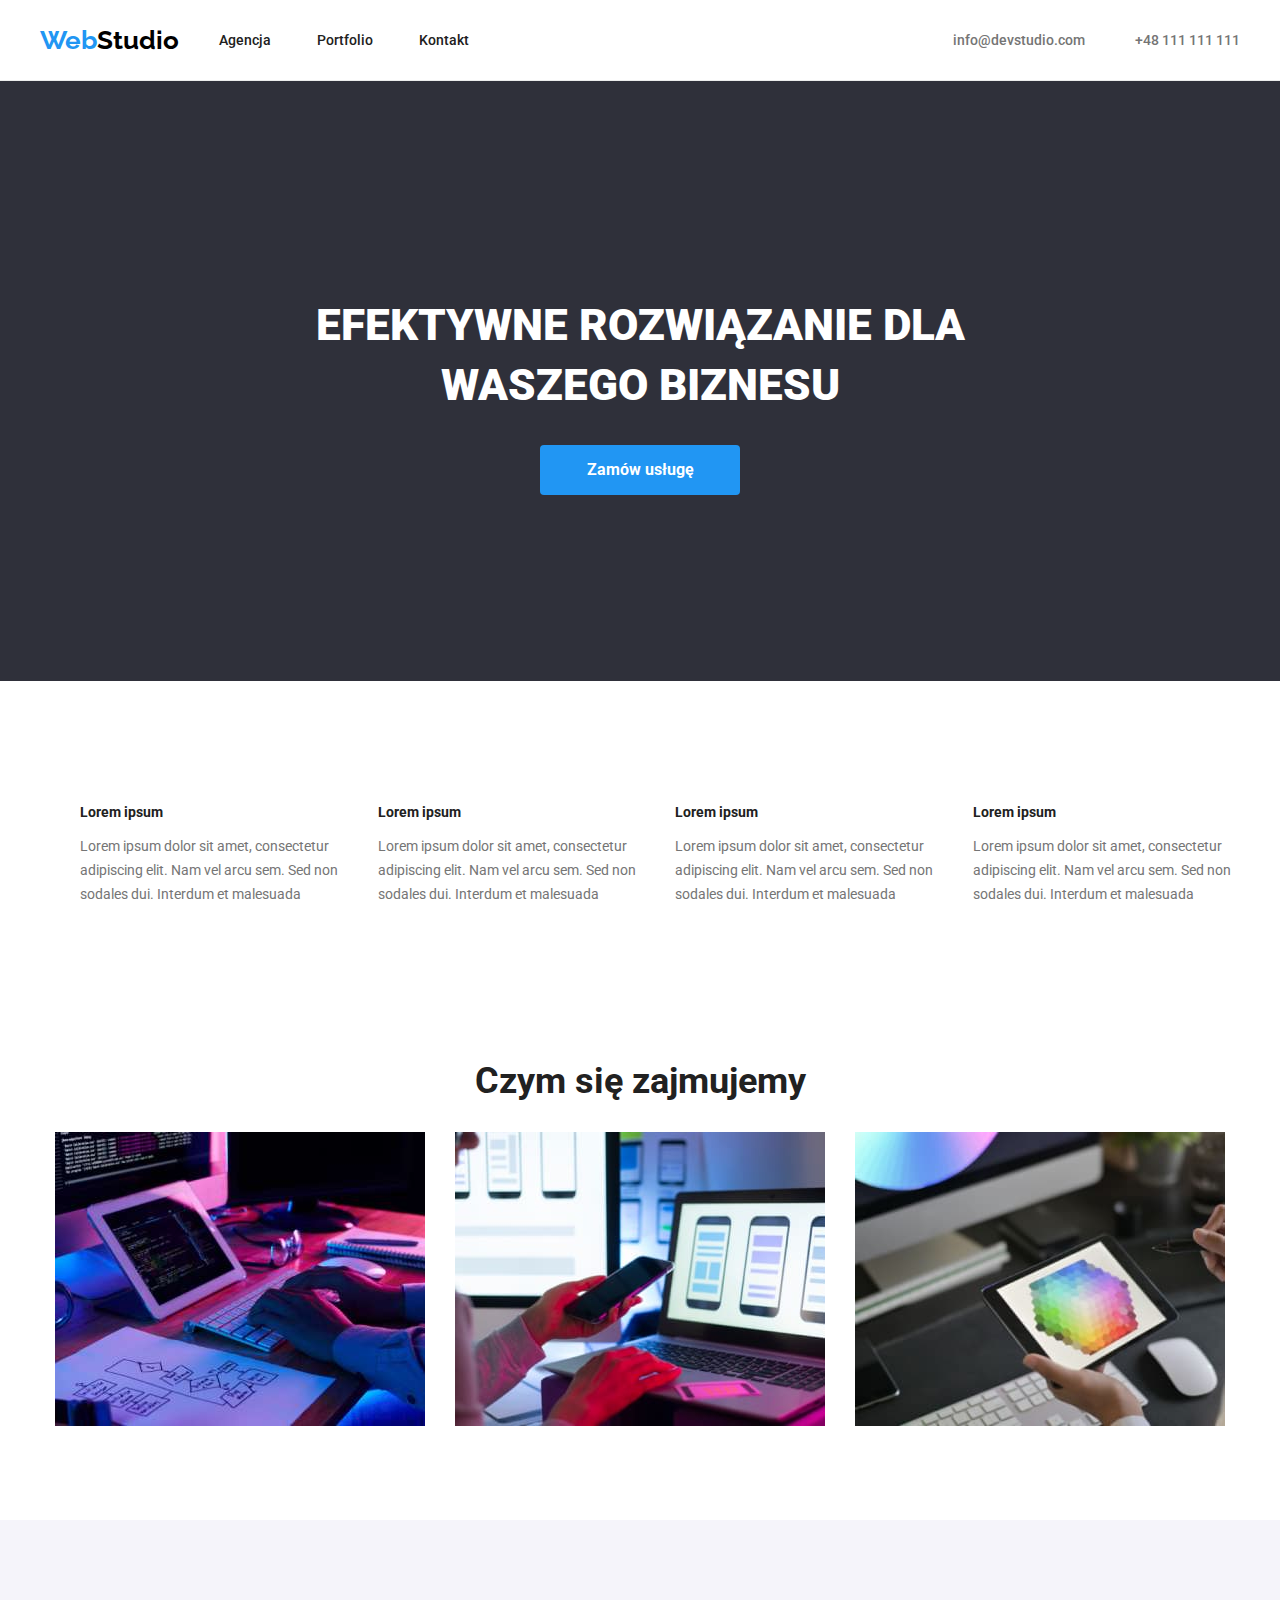
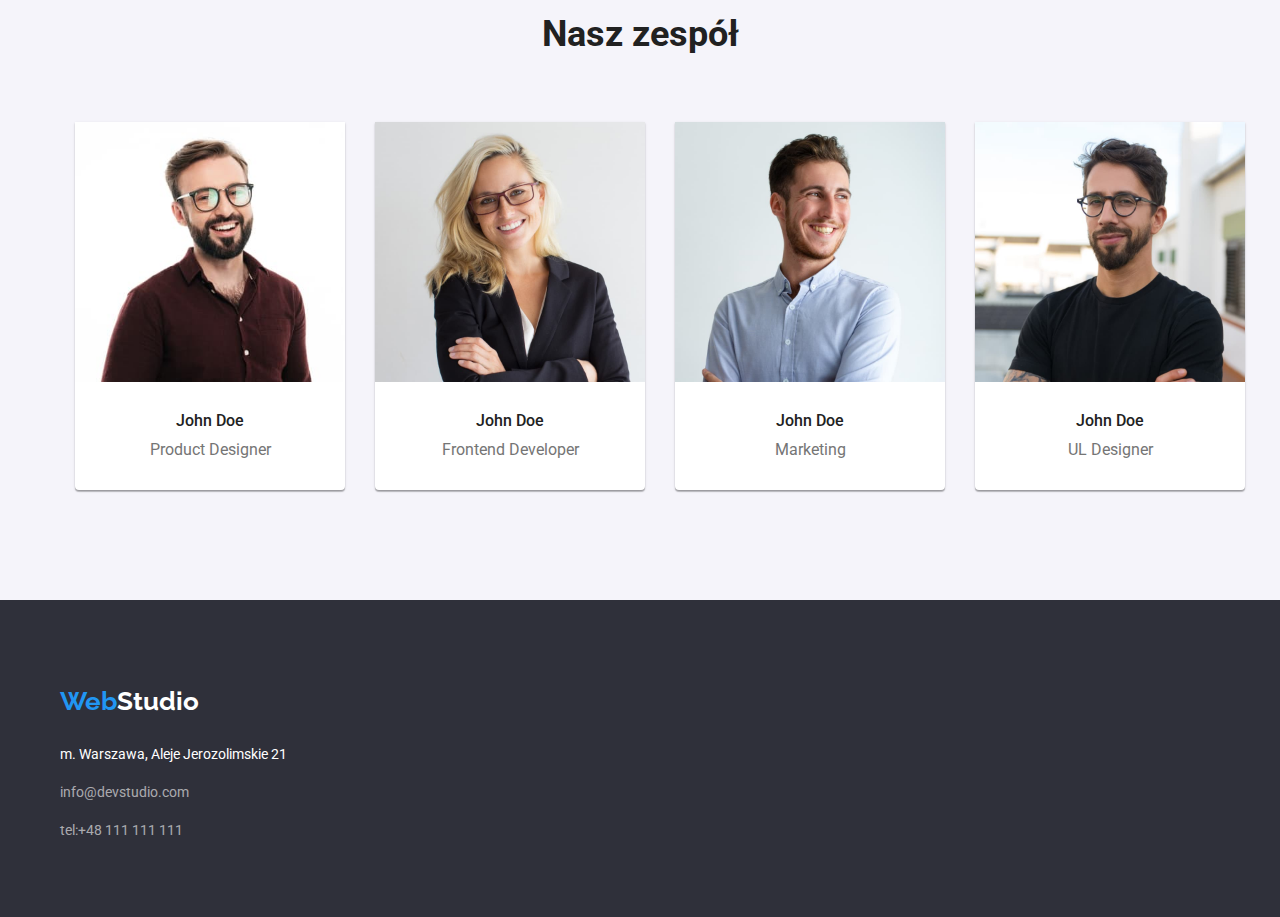
<file: index.html>
<!DOCTYPE html>
<html lang="en">
  <head>
    <link
      rel="stylesheet"
      href="https://cdnjs.cloudflare.com/ajax/libs/modern-normalize/1.0.0/modern-normalize.min.css"
    />
    <link rel="stylesheet" href="./css/styles.css" />
    <link rel="preconnect" href="https://fonts.googleapis.com" />
    <link rel="preconnect" href="https://fonts.gstatic.com" crossorigin />
    <link
      href="https://fonts.googleapis.com/css2?family=Raleway:wght@700&family=Roboto:wght@400;500;700;900&display=swap"
      rel="stylesheet"
    />

    <title>Zadanie domowe indeks.html</title>
  </head>
  <body>
    <header>
      <div class="container header-parent">
        <a class="logo" href="./index.html"
          ><span class="web">Web</span>Studio</a
        >
        <nav class="navig">
          <ul class="nav-manu">
            <li>
              <a class="nav-link" href="#Agencja">Agencja</a>
            </li>
            <li>
              <a class="nav-link" href="./portfolio.html">Portfolio</a>
            </li>
            <li>
              <a class="nav-link" href="#Kontakt">Kontakt</a>
            </li>
          </ul>
        </nav>
        <ul class="header-contact-parent">
          <li>
            <a class="contact" href="mailto:info@devstudio.com"
              >info@devstudio.com</a
            >
          </li>
          <li><a class="contact" href="">+48 111 111 111</a></li>
        </ul>
      </div>
    </header>
    <main>
      <section class="section1">
        <div class="container">
          <h1 class="title">EFEKTYWNE ROZWIĄZANIE DLA WASZEGO BIZNESU</h1>
          <button class="order-button" type="button">Zamów usługę</button>
        </div>
      </section>
      <section class="section">
        <div class="container">
          <ul class="card-set">
            <li class="card">
              <h3 class="lorem">Lorem ipsum</h3>
              <p class="description">
                Lorem ipsum dolor sit amet, consectetur adipiscing elit. Nam vel
                arcu sem. Sed non sodales dui. Interdum et malesuada
              </p>
            </li>
            <li class="card">
              <h3 class="lorem">Lorem ipsum</h3>
              <p class="description">
                Lorem ipsum dolor sit amet, consectetur adipiscing elit. Nam vel
                arcu sem. Sed non sodales dui. Interdum et malesuada
              </p>
            </li>
            <li class="card">
              <h3 class="lorem">Lorem ipsum</h3>
              <p class="description">
                Lorem ipsum dolor sit amet, consectetur adipiscing elit. Nam vel
                arcu sem. Sed non sodales dui. Interdum et malesuada
              </p>
            </li>
            <li class="card">
              <h3 class="lorem">Lorem ipsum</h3>
              <p class="description">
                Lorem ipsum dolor sit amet, consectetur adipiscing elit. Nam vel
                arcu sem. Sed non sodales dui. Interdum et malesuada
              </p>
            </li>
          </ul>
        </div>
      </section>
      <section>
        <div class="container">
          <h2 class="what-we-do" id="Portfolio">Czym się zajmujemy</h2>
          <div class="images">
            <img
              src="./Images/box1.jpg"
              width="370"
              height="294"
              alt="Projektowanie układu strony"
            />
            <img
              src="./Images/box2.jpg"
              width="370"
              height="294"
              alt="Projektowanie strony tak aby była czytelna w telefonie"
            />
            <img
              src="./Images/box3.jpg"
              width="370"
              height="294"
              alt="Projektowanie graficzne wszystkich widoków strony"
            />
          </div>
        </div>
      </section>
      <section class="section4 section">
        <div class="container">
          <h2 class="team" id="Agencja">Nasz zespół</h2>
          <ul class="border-team-parent">
            <li class="border-team">
              <figure class="team-figure">
                <img
                  src="./Images/team-prod-designer.jpg"
                  width="270"
                  height="260"
                  alt="John Doe"
                />
                <figcaption class="team-figcaption">
                  <p class="employee">John Doe</p>
                  <p class="position">Product Designer</p>
                </figcaption>
              </figure>
            </li>
            <li class="border-team">
              <figure class="team-figure">
                <img
                  src="./Images/team-front-developer.jpg"
                  width="270"
                  height="260"
                  alt="John Doe"
                />
                <figcaption class="team-figcaption">
                  <p class="employee">John Doe</p>
                  <p class="position">Frontend Developer</p>
                </figcaption>
              </figure>
            </li>
            <li class="border-team">
              <figure class="team-figure">
                <img
                  src="./Images/team-marketing.jpg"
                  width="270"
                  height="260"
                  alt="John Doe"
                />
                <figcaption class="team-figcaption">
                  <p class="employee">John Doe</p>
                  <p class="position">Marketing</p>
                </figcaption>
              </figure>
            </li>

            <li class="border-team">
              <figure class="team-figure">
                <img
                  src="./Images/team-ul-designer.jpg"
                  width="270"
                  height="260"
                  alt="John Doe"
                />
                <figcaption class="team-figcaption">
                  <p class="employee">John Doe</p>
                  <p class="position">UL Designer</p>
                </figcaption>
              </figure>
            </li>
          </ul>
        </div>
      </section>
    </main>
    <footer class="footer">
      <div class="container">
        <h3 class="logo" id="Kontakt">
          <span class="web">Web</span><span class="studio-logo">Studio</span>
        </h3>
        <address class="street-footer">
          <p>m. Warszawa, Aleje Jerozolimskie 21</p>
          <p>
            <a class="contact-footer" href="mailto:info@devstudio.com"
              >info@devstudio.com</a
            >
          </p>
          <p>
            <a class="contact-footer" href="tel:+48111111111"
              >tel:+48 111 111 111</a
            >
          </p>
        </address>
      </div>
    </footer>
  </body>
</html>
</file>
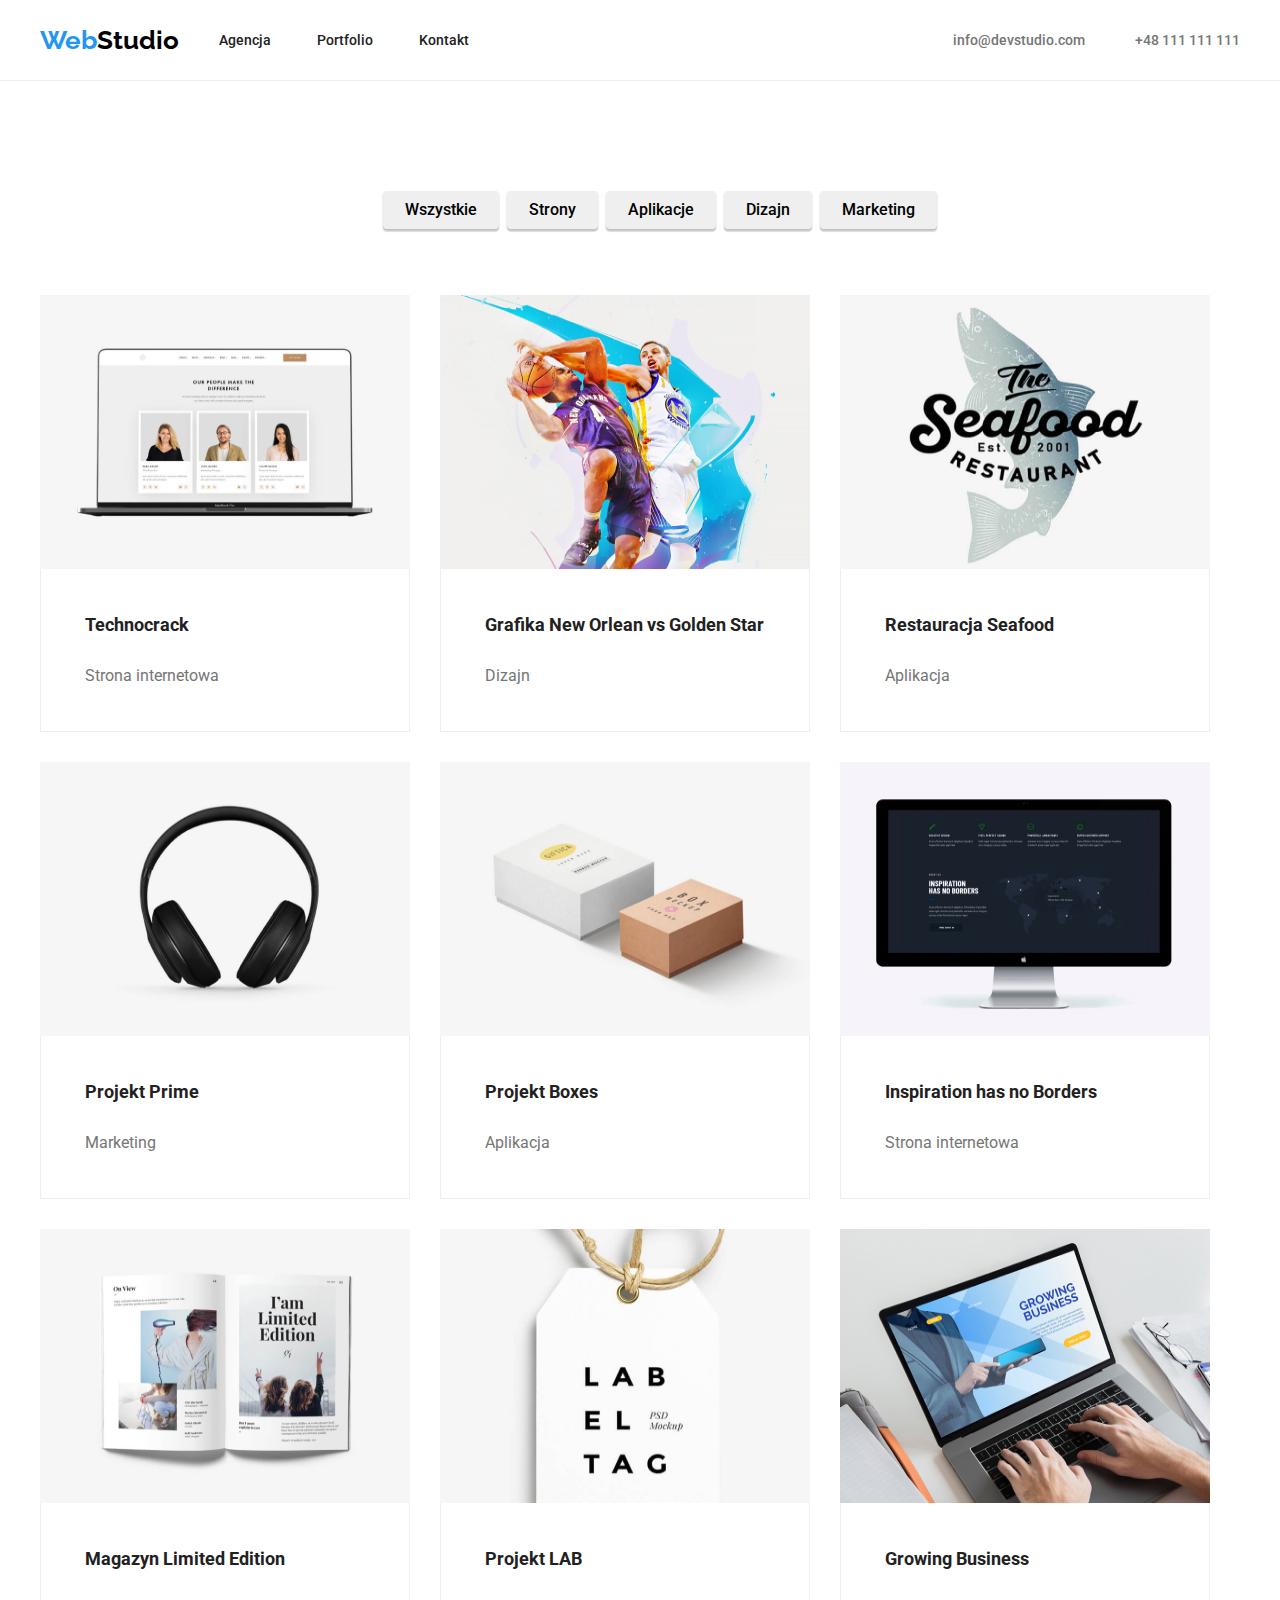
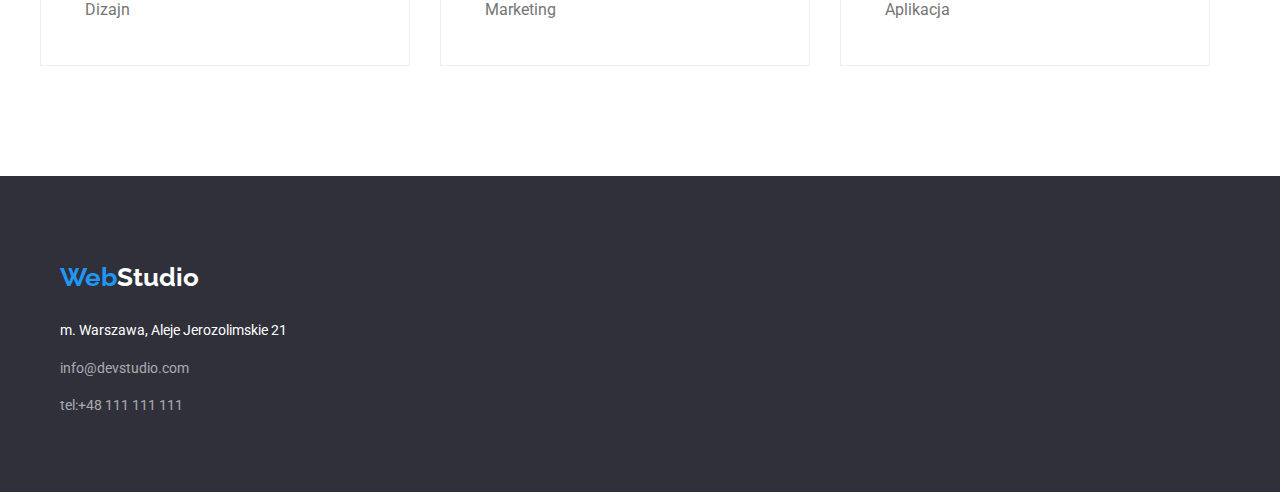
<file: portfolio.html>
<!DOCTYPE html>
<html lang="en">
  <head>
    <link
      rel="stylesheet"
      href="https://cdnjs.cloudflare.com/ajax/libs/modern-normalize/1.0.0/modern-normalize.min.css"
    />
    <link rel="stylesheet" href="./css/styles.css" />
    <link rel="preconnect" href="https://fonts.googleapis.com" />
    <link rel="preconnect" href="https://fonts.gstatic.com" crossorigin />
    <link
      href="https://fonts.googleapis.com/css2?family=Raleway:wght@700&family=Roboto:wght@400;500;700;900&display=swap"
      rel="stylesheet"
    />
    <title>Zadanie domowe - portfolio</title>
  </head>
  <body>
    <header>
      <div class="container header-parent">
        <a class="logo" href="./index.html"
          ><span class="web">Web</span>Studio</a
        >
        <nav class="navig">
          <ul class="nav-manu">
            <li>
              <a class="nav-link" href="#Agencja">Agencja</a>
            </li>
            <li>
              <a class="nav-link" href="./portfolio.html">Portfolio</a>
            </li>
            <li>
              <a class="nav-link" href="#Kontakt">Kontakt</a>
            </li>
          </ul>
        </nav>
        <ul class="header-contact-parent">
          <li>
            <a class="contact" href="mailto:info@devstudio.com"
              >info@devstudio.com</a
            >
          </li>
          <li><a class="contact" href="">+48 111 111 111</a></li>
        </ul>
      </div>
    </header>
    <main>
      <section class="section">
        <div class="container">
          <ul class="service-button-parent">
            <li>
              <button class="service-button" type="button">Wszystkie</button>
            </li>
            <li>
              <button class="service-button" type="button">Strony</button>
            </li>
            <li>
              <button class="service-button" type="button">Aplikacje</button>
            </li>
            <li>
              <button class="service-button" type="button">Dizajn</button>
            </li>
            <li>
              <button class="service-button" type="button">Marketing</button>
            </li>
          </ul>
        </div>

        <div class="container">
          <ul class="portfolio-img">
            <li class="portfolio-card">
              <figure class="portfolio-figure">
                <img
                  src="./Images/page-on-laptop.jpg"
                  width="370"
                  height="274"
                  alt="Strona internetowa na Laptopie"
                />
                <figcaption class="portfolio-figc">
                  <p class="services">Technocrack</p>
                  <p class="category">Strona internetowa</p>
                </figcaption>
              </figure>
            </li>
            <li class="portfolio-card">
              <figure class="portfolio-figure">
                <img
                  src="./Images/players.jpg"
                  width="370"
                  height="274"
                  alt="dwóch koszykarzy new Orlean vs Golden star"
                />
                <figcaption class="portfolio-figc">
                  <p class="services">Grafika New Orlean vs Golden Star</p>
                  <p class="category">Dizajn</p>
                </figcaption>
              </figure>
            </li>
            <li class="portfolio-card">
              <figure class="portfolio-figure">
                <img
                  src="./Images/name-restaurant.jpg"
                  width="370"
                  height="274"
                  alt="Aplikacje dla restauracji Seafood"
                />
                <figcaption class="portfolio-figc">
                  <p class="services">Restauracja Seafood</p>
                  <p class="category">Aplikacja</p>
                </figcaption>
              </figure>
            </li>
            <li class="portfolio-card">
              <figure class="portfolio-figure">
                <img
                  src="./Images/headphones.jpg"
                  width="370"
                  height="274"
                  alt="słuchawki bluetooth"
                />
                <figcaption class="portfolio-figc">
                  <p class="services">Projekt Prime</p>
                  <p class="category">Marketing</p>
                </figcaption>
              </figure>
            </li>
            <li class="portfolio-card">
              <figure class="portfolio-figure">
                <img
                  src="./Images/boxes.jpg"
                  width="370"
                  height="274"
                  alt="dwa pudełka różnej wielkości białe i brązowe"
                />
                <figcaption class="portfolio-figc">
                  <p class="services">Projekt Boxes</p>
                  <p class="category">Aplikacja</p>
                </figcaption>
              </figure>
            </li>
            <li class="portfolio-card">
              <figure class="portfolio-figure">
                <img
                  src="./Images/monitor.jpg"
                  width="370"
                  height="274"
                  alt="Strona internetowa na monitorze"
                />
                <figcaption class="portfolio-figc">
                  <p class="services">Inspiration has no Borders</p>
                  <p class="category">Strona internetowa</p>
                </figcaption>
              </figure>
            </li>
            <li class="portfolio-card">
              <figure class="portfolio-figure">
                <img
                  src="./Images/magazine.jpg"
                  width="370"
                  height="274"
                  alt="Magazyn"
                />
                <figcaption class="portfolio-figc">
                  <p class="services">Magazyn Limited Edition</p>
                  <p class="category">Dizajn</p>
                </figcaption>
              </figure>
            </li>
            <li class="portfolio-card">
              <figure class="portfolio-figure">
                <img
                  src="./Images/labeltag.jpg"
                  width="370"
                  height="274"
                  alt="karteczka z napisem LAB EL TAG"
                />
                <figcaption class="portfolio-figc">
                  <p class="services">Projekt LAB</p>
                  <p class="category">Marketing</p>
                </figcaption>
              </figure>
            </li>
            <li class="portfolio-card">
              <figure class="portfolio-figure">
                <img
                  src="./Images/laptop.jpg"
                  width="370"
                  height="274"
                  alt="Pokazana strona na laptopie mówiąca o Growing Business"
                />
                <figcaption class="portfolio-figc">
                  <p class="services">Growing Business</p>
                  <p class="category">Aplikacja</p>
                </figcaption>
              </figure>
            </li>
          </ul>
        </div>
      </section>
    </main>
    <footer class="footer">
      <div class="container">
        <h3 class="logo" id="Kontakt">
          <span class="web">Web</span><span class="studio-logo">Studio</span>
        </h3>
        <address class="street-footer">
          <p>m. Warszawa, Aleje Jerozolimskie 21</p>
          <p>
            <a class="contact-footer" href="mailto:info@devstudio.com"
              >info@devstudio.com</a
            >
          </p>
          <p>
            <a class="contact-footer" href="tel:+48111111111"
              >tel:+48 111 111 111</a
            >
          </p>
        </address>
      </div>
    </footer>
  </body>
</html>
</file>
<file: css/styles.css>
:root {
  --brand-color: #212121;
  --first-background: #ffffff;
  --second-background: #2f303a;
  --web-color: #2196f3;
  --contact-color: #757575;
  --third-background: #f5f4fa;
  --logo-color: #000000;
  --border-header: #ececec;
  --figcaption-portfolio: #eeeeee;
  --footer-contact: rgba(255, 255, 255, 0.6);
}
body {
  font-family: "Roboto", sans-serif;
  background: var(--first-background);
  color: var(--brand-color);
}
.section {
  padding-top: 94px;
  padding-bottom: 94px;
}
.logo {
  font-family: "Raleway", sans-serif;
  font-weight: 700;
  text-decoration: none;
  color: var(--logo-color);
  font-size: 26px;
  line-height: 1.19;
}
.web {
  color: var(--web-color);
}
.nav-link {
  font-weight: 500;
  font-size: 14px;
  line-height: 1.14;
  text-decoration: none;
  color: var(--brand-color);
  cursor: pointer;
}
.nav-link:focus,
.nav-link:hover {
  color: var(--web-color);
}
.contact:focus,
.contact:hover {
  color: var(--web-color);
}

.contact-footer:focus,
.contact-footer:hover {
  color: var(--first-background);
}
.contact {
  font-weight: 500;
  font-size: 14px;
  line-height: 1.14;
  text-decoration: none;
  color: var(--contact-color);
}
.title {
  font-weight: 900;
  font-size: 44px;
  line-height: 1.36;
  width: 696px;
  color: var(--first-background);
}
.section1 {
  display: flex;
  background-color: var(--second-background);
  height: 600px;
  align-items: center;
  text-align: center;
}
.service-button:hover,
.service-button:focus {
  color: var(--first-background);
  background: var(--web-color);
}
.service-button {
  font-family: "Roboto", sans-serif;
  font-weight: 500;
  font-size: 16px;
  line-height: 1.62;
  border: 0;
  cursor: pointer;
  box-shadow: 0px 3px 1px rgba(0, 0, 0, 0.1), 0px 1px 2px rgba(0, 0, 0, 0.08),
    0px 2px 2px rgba(0, 0, 0, 0.12);
  border-radius: 4px;
  padding: 6px 22px;
}

.order-button {
  font-family: "Roboto", sans-serif;
  font-weight: 700;
  font-size: 16px;
  line-height: 1.87;
  background: var(--web-color);
  box-shadow: rgba(0, 0, 0, 0.15);
  color: var(--first-background);
  cursor: pointer;
  border-radius: 4px;
  border: none;
  width: 200px;
  height: 50px;
}
.footer {
  background: var(--second-background);
  color: var(--first-background);
  padding: 60px;
}
.contact-footer {
  color: var(--footer-contact);
  text-decoration: none;
  font-style: normal;
  line-height: 1.71;
  margin-top: 9px;
}
.street-footer {
  font-style: normal;
  font-size: 14px;
  line-height: 1.71;
  margin-top: 20px;
}
.section4 {
  background-color: var(--third-background);

  align-items: center;
}
.employee {
  font-weight: 500;
  line-height: 1.18;
  margin-top: 30px;
  margin-bottom: 10px;
}

.position {
  color: var(--contact-color);
  font-size: 16px;
  line-height: 1.18;
  margin-top: 0px;
  margin-bottom: 30px;
}

.description {
  color: var(--contact-color);
  font-size: 14px;
  line-height: 1.71;
  margin-top: 10px;
}
.studio-logo {
  color: var(--first-background);
}
.category {
  color: var(--contact-color);
  line-height: 1.87;
  margin-left: 24px;
  margin-top: 0px;
  margin-bottom: 20px;
}
.services {
  font-weight: 700;
  font-size: 18px;
  line-height: 2;
  margin-left: 24px;
}
.team {
  font-size: 36px;
  font-weight: 700;
  line-height: 1.16;
  text-align: center;
  margin: 0px;
  padding-bottom: 50px;
}
.what-we-do {
  font-size: 36px;
  font-weight: 700;
  line-height: 1.16;
  text-align: center;
}
.lorem {
  font-weight: 700;
  font-size: 14px;
  line-height: 1.14;
}
header {
  border-bottom: var(--border-header) 1px solid;
}
.container {
  max-width: 1200px;
  margin: 0px auto;
}

.header-parent {
  display: flex;
  width: 1200px;
  height: 80px;
  align-items: center;

  justify-content: space-between;
}
.navig {
  display: flex;
  flex-grow: 1;
}

.nav-manu {
  display: flex;
  gap: 46px;
  justify-content: space-between;
  list-style: none;
}

.header-contact-parent {
  display: flex;
  gap: 50px;
  justify-content: space-between;
  list-style: none;
}
.card-set {
  display: flex;
  list-style: none;
  gap: 30px;
}
.card {
  flex-basis: calc((100 - 3 * 30px) / 4);
}
.images {
  display: flex;
  padding-bottom: 94px;
  justify-content: center;
  gap: 30px;
}
.border-team-parent {
  display: flex;
  list-style: none;
  justify-content: center;
  gap: 30px;
}
.border-team {
  box-shadow: 0px 1px 3px rgba(0, 0, 0, 0.12), 0px 1px 1px rgba(0, 0, 0, 0.14),
    0px 2px 1px rgba(0, 0, 0, 0.2);
  border-radius: 0px 0px 4px 4px;
  background: var(--first-background);
}
.team-figure {
  width: 270px;
  margin: 0px;
}
.team-figcaption {
  text-align: center;
}
.service-button-parent {
  display: flex;
  list-style: none;
  justify-content: center;
  gap: 8px;
  padding-bottom: 50px;
}

.portfolio-img {
  display: flex;
  list-style: none;
  flex-wrap: wrap;
  padding: 0;
  gap: 30px;
}
.portfolio-figure {
  margin: 0;
}
.portfolio-figc {
  padding: 20px;
  border-right: 1px solid var(--figcaption-portfolio);
  border-left: 1px solid var(--figcaption-portfolio);
  border-bottom: 1px solid var(--figcaption-portfolio);
}
img {
  display: block;
}
</file>
